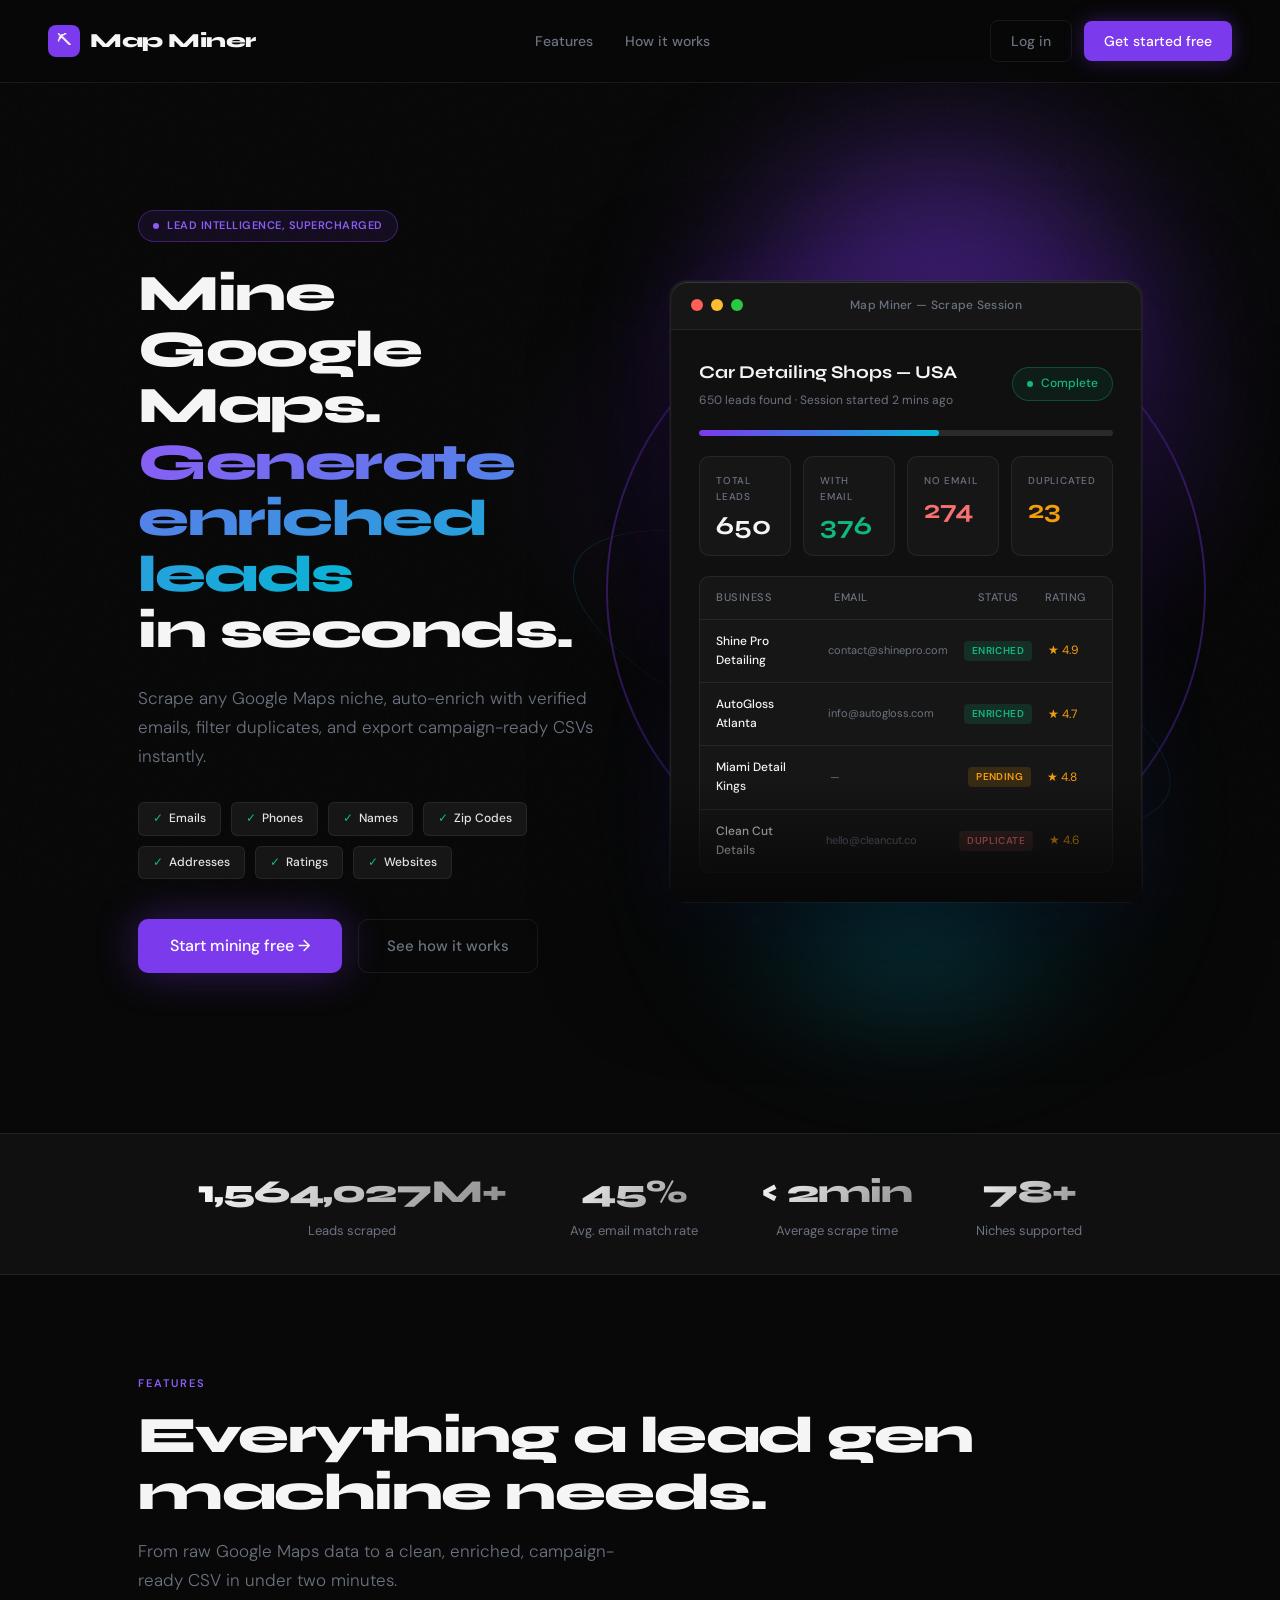
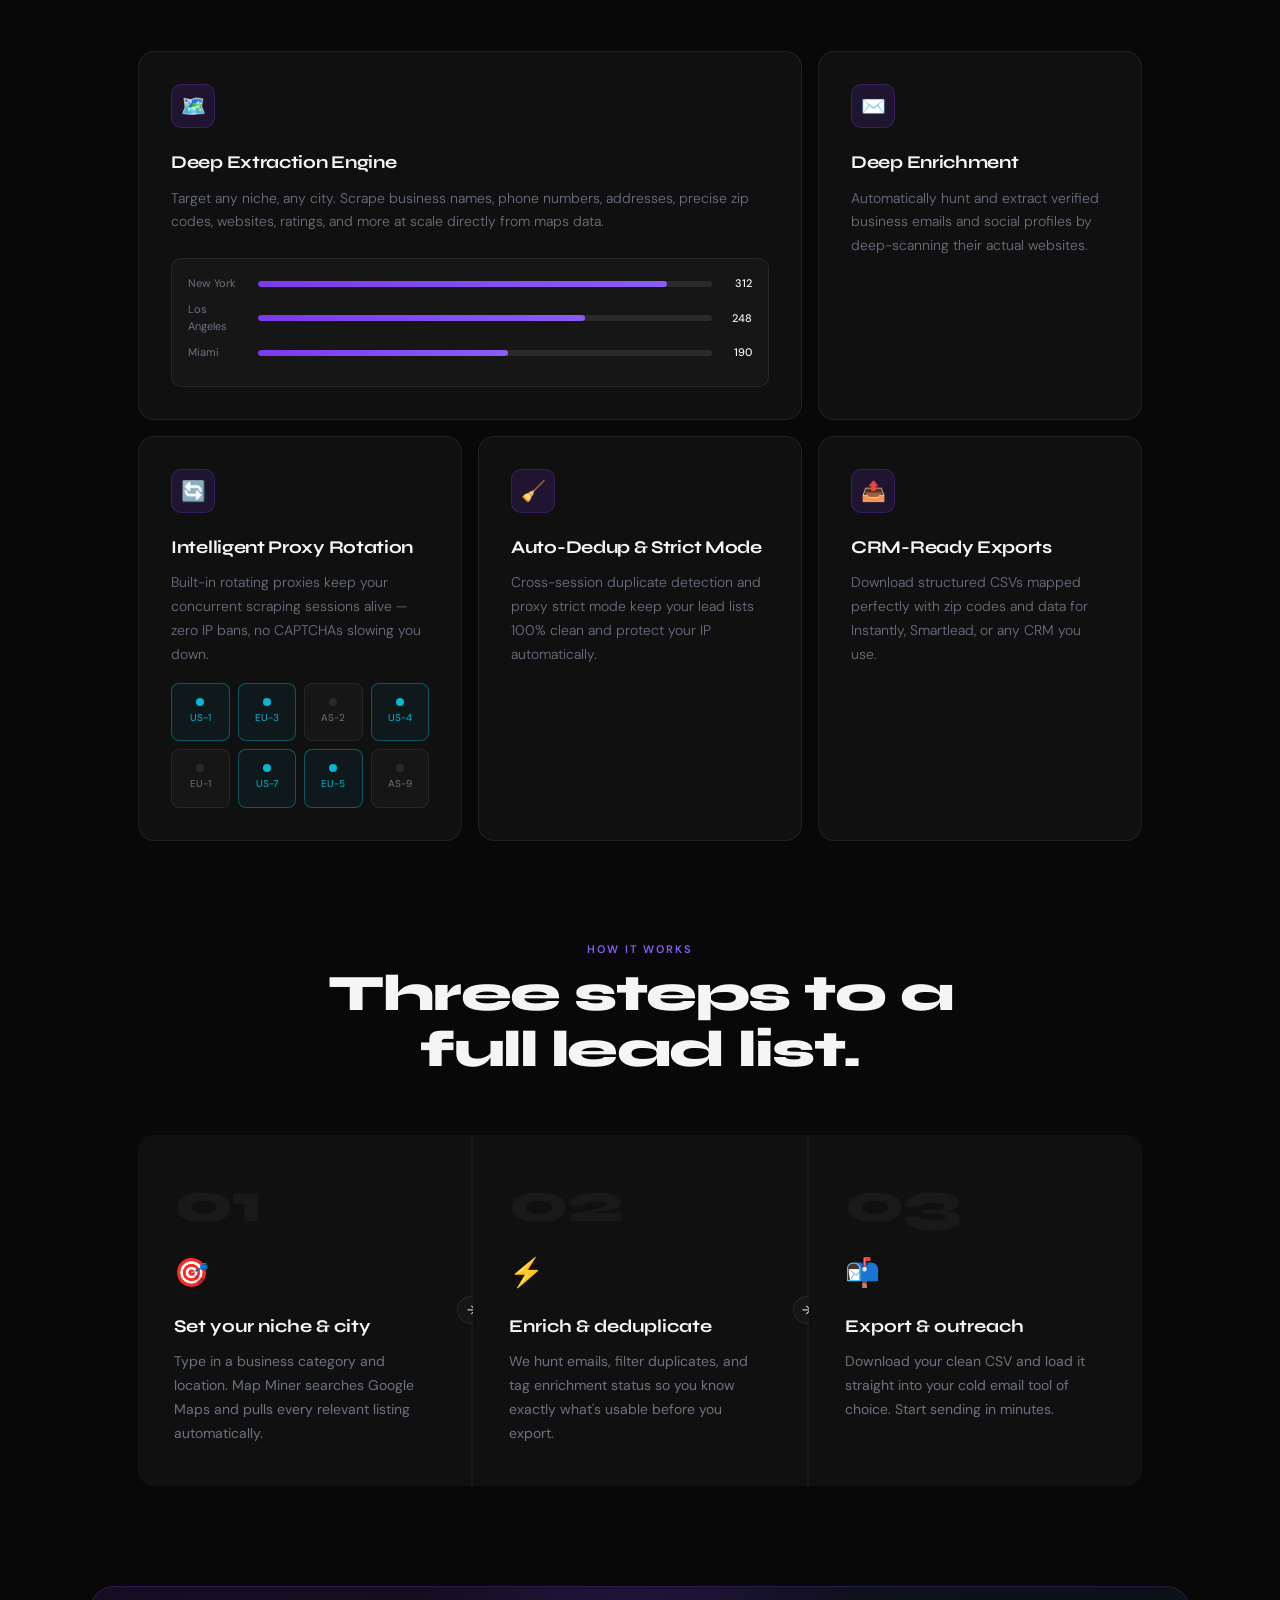
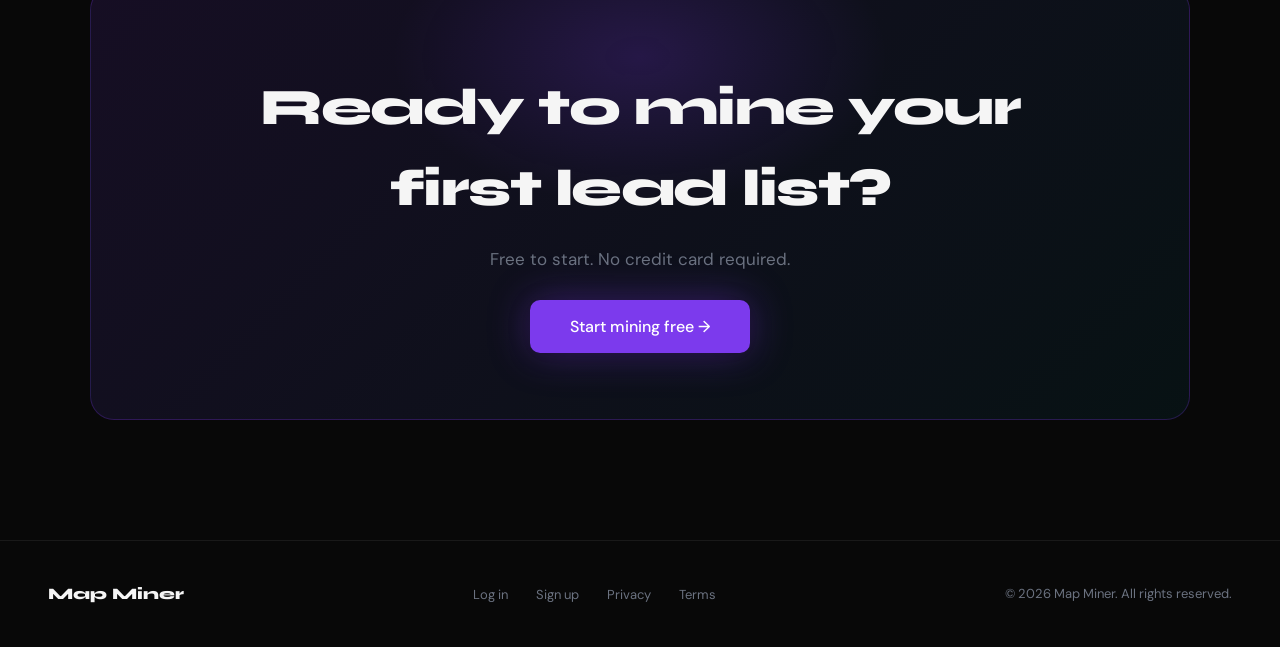
<file: landing.html>
<!DOCTYPE html>
<html lang="en">
<head>
  <meta charset="UTF-8" />
  <meta name="viewport" content="width=device-width, initial-scale=1.0" />
  <title>Map Miner — Lead Intelligence from Google Maps</title>
  <link rel="preconnect" href="https://fonts.googleapis.com" />
  <link rel="preconnect" href="https://fonts.gstatic.com" crossorigin />
  <link href="https://fonts.googleapis.com/css2?family=Syne:wght@400;600;700;800&family=DM+Sans:wght@300;400;500&display=swap" rel="stylesheet" />
  <style>
    *, *::before, *::after { box-sizing: border-box; margin: 0; padding: 0; }

    :root {
      --bg: #080808;
      --surface: #101010;
      --surface2: #161616;
      --border: rgba(255,255,255,0.07);
      --violet: #7c3aed;
      --violet-bright: #8b5cf6;
      --violet-glow: rgba(124, 58, 237, 0.35);
      --cyan: #06b6d4;
      --green: #10b981;
      --red: #f87171;
      --amber: #f59e0b;
      --text: #f5f5f5;
      --muted: #6b7280;
      --subtle: #2a2a2a;
    }

    html { scroll-behavior: smooth; }

    body {
      background: var(--bg);
      color: var(--text);
      font-family: 'DM Sans', sans-serif;
      font-size: 16px;
      line-height: 1.6;
      overflow-x: hidden;
    }

    /* ── NOISE OVERLAY ── */
    body::before {
      content: '';
      position: fixed;
      inset: 0;
      background-image: url("data:image/svg+xml,%3Csvg viewBox='0 0 256 256' xmlns='http://www.w3.org/2000/svg'%3E%3Cfilter id='noise'%3E%3CfeTurbulence type='fractalNoise' baseFrequency='0.9' numOctaves='4' stitchTiles='stitch'/%3E%3C/filter%3E%3Crect width='100%25' height='100%25' filter='url(%23noise)' opacity='0.03'/%3E%3C/svg%3E");
      pointer-events: none;
      z-index: 0;
      opacity: 0.4;
    }

    /* ── NAV ── */
    nav {
      position: fixed;
      top: 0; left: 0; right: 0;
      z-index: 100;
      display: flex;
      align-items: center;
      justify-content: space-between;
      padding: 20px 48px;
      background: rgba(8, 8, 8, 0.8);
      backdrop-filter: blur(20px);
      border-bottom: 1px solid var(--border);
    }

    .nav-logo {
      font-family: 'Syne', sans-serif;
      font-weight: 800;
      font-size: 20px;
      letter-spacing: -0.5px;
      color: var(--text);
      text-decoration: none;
      display: flex;
      align-items: center;
      gap: 10px;
    }

    .nav-logo .logo-mark {
      width: 32px; height: 32px;
      background: var(--violet);
      border-radius: 8px;
      display: flex; align-items: center; justify-content: center;
      font-size: 14px;
    }

    /* LOGO PLACEHOLDER — replace .logo-mark content with <img src="logo.png"> when ready */

    .nav-links {
      display: flex;
      align-items: center;
      gap: 32px;
      list-style: none;
    }

    .nav-links a {
      color: var(--muted);
      text-decoration: none;
      font-size: 14px;
      font-weight: 500;
      transition: color 0.2s;
    }

    .nav-links a:hover { color: var(--text); }

    .nav-cta {
      display: flex;
      align-items: center;
      gap: 12px;
    }

    .btn-ghost {
      padding: 9px 20px;
      border: 1px solid var(--border);
      border-radius: 8px;
      background: transparent;
      color: var(--muted);
      font-size: 14px;
      font-weight: 500;
      cursor: pointer;
      text-decoration: none;
      transition: all 0.2s;
      font-family: 'DM Sans', sans-serif;
    }

    .btn-ghost:hover {
      border-color: rgba(255,255,255,0.2);
      color: var(--text);
    }

    .btn-primary {
      padding: 9px 20px;
      background: var(--violet);
      border: none;
      border-radius: 8px;
      color: #fff;
      font-size: 14px;
      font-weight: 500;
      cursor: pointer;
      text-decoration: none;
      font-family: 'DM Sans', sans-serif;
      transition: all 0.2s;
      box-shadow: 0 0 20px var(--violet-glow);
    }

    .btn-primary:hover {
      background: var(--violet-bright);
      box-shadow: 0 0 32px rgba(139, 92, 246, 0.5);
      transform: translateY(-1px);
    }

    /* ── 3D HERO SHAPES ── */
    .orb {
      position: absolute;
      border-radius: 50%;
      filter: blur(80px);
      z-index: 0;
      opacity: 0.5;
      animation: float 10s ease-in-out infinite;
    }
    .orb-1 { width: 400px; height: 400px; background: var(--violet); top: -100px; right: -100px; animation-delay: 0s; }
    .orb-2 { width: 300px; height: 300px; background: var(--cyan); bottom: 10%; left: -50px; animation-delay: -5s; }
    
    .hero-ring {
      position: absolute;
      width: 600px;
      height: 600px;
      border: 2px solid rgba(124, 58, 237, 0.4);
      border-radius: 50%;
      top: 50%;
      left: 50%;
      transform-style: preserve-3d;
      animation: spinRing 20s linear infinite;
      z-index: 0;
      pointer-events: none;
    }
    
    .hero-ring::before {
      content: '';
      position: absolute;
      inset: -20px;
      border: 1px solid rgba(6, 182, 212, 0.2);
      border-radius: 50%;
      transform: rotateX(70deg) rotateY(20deg) translateZ(-100px);
    }

    @keyframes spinRing {
      0% { transform: translate(-50%, -50%) rotateX(60deg) rotateZ(0deg); }
      100% { transform: translate(-50%, -50%) rotateX(60deg) rotateZ(360deg); }
    }

    @keyframes float {
      0%, 100% { transform: translate(0, 0); }
      50% { transform: translate(30px, -50px); }
    }

    /* ── HERO ── */
    .hero-wrap {
      max-width: 1300px;
      margin: 0 auto;
      padding: 110px 48px 60px;
      position: relative;
    }

    .hero {
      position: relative;
      display: grid;
      grid-template-columns: 1fr 1fr;
      align-items: center;
      gap: 60px;
    }

    /* Radial glow bg */
    .hero-wrap::after {
      content: '';
      position: absolute;
      top: 20%;
      right: 0;
      width: 800px;
      height: 500px;
      background: radial-gradient(ellipse at center, rgba(124,58,237,0.15) 0%, transparent 70%);
      pointer-events: none;
      z-index: -1;
    }

    .hero-content {
      display: flex;
      flex-direction: column;
      align-items: flex-start;
      text-align: left;
      z-index: 10;
    }

    .hero-badge {
      display: inline-flex;
      align-items: center;
      gap: 8px;
      padding: 6px 14px;
      border: 1px solid rgba(124,58,237,0.4);
      border-radius: 100px;
      background: rgba(124,58,237,0.1);
      font-size: 11px;
      font-weight: 600;
      color: var(--violet-bright);
      margin-bottom: 24px;
      letter-spacing: 0.5px;
      text-transform: uppercase;
      opacity: 0;
      animation: fadeUp 0.6s 0.2s forwards;
    }

    .hero-badge .dot {
      width: 6px; height: 6px;
      background: var(--violet-bright);
      border-radius: 50%;
      animation: pulse 2s infinite;
    }

    @keyframes pulse {
      0%, 100% { opacity: 1; transform: scale(1); }
      50% { opacity: 0.5; transform: scale(0.8); }
    }

    h1 {
      font-family: 'Syne', sans-serif;
      font-weight: 800;
      font-size: clamp(36px, 4vw, 56px);
      line-height: 1.1;
      letter-spacing: -1.5px;
      max-width: 600px;
      margin-bottom: 24px;
      opacity: 0;
      animation: fadeUp 0.7s 0.35s forwards;
    }

    h1 .accent {
      background: linear-gradient(135deg, var(--violet-bright), var(--cyan));
      -webkit-background-clip: text;
      -webkit-text-fill-color: transparent;
      background-clip: text;
    }

    .hero-sub {
      font-size: 17px;
      color: var(--muted);
      max-width: 520px;
      line-height: 1.7;
      margin-bottom: 32px;
      font-weight: 300;
      opacity: 0;
      animation: fadeUp 0.7s 0.5s forwards;
    }
    
    .extracted-data-list {
      display: flex;
      flex-wrap: wrap;
      gap: 10px;
      margin-bottom: 40px;
      opacity: 0;
      animation: fadeUp 0.7s 0.6s forwards;
    }

    .extract-pill {
      display: inline-flex;
      align-items: center;
      gap: 6px;
      padding: 6px 14px;
      border-radius: 6px;
      background: var(--surface2);
      border: 1px solid var(--border);
      font-size: 12px;
      color: #e5e5e5;
      font-weight: 500;
      transition: all 0.2s;
    }
    
    .extract-pill .check { color: var(--green); }

    .hero-actions {
      display: flex;
      align-items: center;
      gap: 16px;
      opacity: 0;
      animation: fadeUp 0.7s 0.7s forwards;
    }
    
    .hero-right {
      position: relative;
      width: 100%;
      height: 100%;
      display: flex;
      justify-content: flex-end;
      align-items: center;
    }

    .btn-hero {
      padding: 14px 32px;
      background: var(--violet);
      border: none;
      border-radius: 10px;
      color: #fff;
      font-size: 16px;
      font-weight: 500;
      font-family: 'DM Sans', sans-serif;
      cursor: pointer;
      text-decoration: none;
      transition: all 0.25s;
      box-shadow: 0 0 40px rgba(124, 58, 237, 0.4), 0 4px 20px rgba(0,0,0,0.4);
    }

    .btn-hero:hover {
      background: var(--violet-bright);
      box-shadow: 0 0 60px rgba(139, 92, 246, 0.55), 0 8px 32px rgba(0,0,0,0.4);
      transform: translateY(-2px);
    }

    .btn-hero-outline {
      padding: 14px 28px;
      border: 1px solid var(--border);
      border-radius: 10px;
      color: var(--muted);
      background: transparent;
      font-size: 15px;
      font-weight: 500;
      font-family: 'DM Sans', sans-serif;
      cursor: pointer;
      text-decoration: none;
      transition: all 0.2s;
    }

    .btn-hero-outline:hover {
      color: var(--text);
      border-color: rgba(255,255,255,0.2);
    }

    /* ── HERO MOCKUP ── */
    .hero-mockup {
      width: 100%;
      max-width: 900px;
      opacity: 0;
      animation: fadeUp 0.9s 0.8s forwards;
      position: relative;
      perspective: 1500px; /* For 3D Tilt */
    }
    
    .mockup-floater {
      animation: floatMockup 6s ease-in-out infinite alternate;
      transform-style: preserve-3d;
    }
    
    @keyframes floatMockup {
      0% { transform: translateY(0px) rotateX(2deg) rotateY(-1deg); }
      100% { transform: translateY(-15px) rotateX(-2deg) rotateY(1deg); }
    }

    .mockup-frame {
      background: var(--surface);
      border: 1px solid var(--border);
      border-radius: 16px;
      overflow: hidden;
      box-shadow:
        0 0 0 1px rgba(255,255,255,0.04),
        0 40px 120px rgba(0,0,0,0.8),
        0 0 80px rgba(124, 58, 237, 0.12);
      transform-style: preserve-3d;
      transition: transform 0.1s ease-out;
      transform: rotateX(0) rotateY(0);
      position: relative;
    }

    /* Enhance Glassmorphism */
    .mockup-frame::after {
      content: '';
      position: absolute;
      inset: 0;
      border-radius: 16px;
      box-shadow: inset 0 1px 1px rgba(255, 255, 255, 0.15);
      pointer-events: none;
    }

    .mockup-bar {
      background: var(--surface2);
      border-bottom: 1px solid var(--border);
      padding: 14px 20px;
      display: flex;
      align-items: center;
      gap: 8px;
    }

    .dot-red { width: 12px; height: 12px; border-radius: 50%; background: #ff5f57; }
    .dot-yellow { width: 12px; height: 12px; border-radius: 50%; background: #febc2e; }
    .dot-green { width: 12px; height: 12px; border-radius: 50%; background: #28c840; }

    .mockup-bar-title {
      margin-left: auto;
      margin-right: auto;
      font-size: 12px;
      color: var(--muted);
      font-weight: 500;
      letter-spacing: 0.3px;
    }

    .mockup-body {
      padding: 28px;
      display: flex;
      flex-direction: column;
      gap: 20px;
    }

    .mockup-header-row {
      display: flex;
      align-items: center;
      justify-content: space-between;
    }

    .mockup-title-block h3 {
      font-family: 'Syne', sans-serif;
      font-weight: 700;
      font-size: 18px;
      margin-bottom: 4px;
    }

    .mockup-title-block p {
      font-size: 12px;
      color: var(--muted);
    }

    .mockup-status {
      display: flex;
      align-items: center;
      gap: 8px;
      padding: 6px 14px;
      border-radius: 100px;
      border: 1px solid rgba(16,185,129,0.3);
      background: rgba(16,185,129,0.08);
      font-size: 12px;
      color: var(--green);
      font-weight: 500;
    }

    .mockup-status .live-dot {
      width: 6px; height: 6px;
      border-radius: 50%;
      background: var(--green);
      animation: pulse 1.5s infinite;
    }

    /* Progress bar */
    .mockup-progress-wrap {
      background: var(--subtle);
      border-radius: 100px;
      height: 6px;
      overflow: hidden;
    }

    .mockup-progress-bar {
      height: 100%;
      background: linear-gradient(90deg, var(--violet), var(--cyan));
      border-radius: 100px;
      width: 58%;
      animation: progressGrow 2s 1.5s ease-out forwards;
      transform-origin: left;
    }

    @keyframes progressGrow {
      from { width: 0; }
      to { width: 58%; }
    }

    /* Stats grid */
    .mockup-stats {
      display: grid;
      grid-template-columns: repeat(4, 1fr);
      gap: 12px;
    }

    .stat-card {
      background: var(--surface2);
      border: 1px solid var(--border);
      border-radius: 10px;
      padding: 16px;
    }

    .stat-label {
      font-size: 10px;
      text-transform: uppercase;
      letter-spacing: 0.8px;
      color: var(--muted);
      margin-bottom: 8px;
      font-weight: 500;
    }

    .stat-value {
      font-family: 'Syne', sans-serif;
      font-size: 26px;
      font-weight: 700;
      line-height: 1;
    }

    .stat-value.green { color: var(--green); }
    .stat-value.red { color: var(--red); }
    .stat-value.amber { color: var(--amber); }

    /* Table rows */
    .mockup-table {
      background: var(--surface2);
      border: 1px solid var(--border);
      border-radius: 10px;
      overflow: hidden;
    }

    .table-row {
      display: grid;
      grid-template-columns: 2fr 2.5fr 1fr 1fr;
      gap: 16px;
      padding: 12px 16px;
      border-bottom: 1px solid var(--border);
      font-size: 12px;
      align-items: center;
    }

    .table-row.header {
      color: var(--muted);
      font-weight: 500;
      font-size: 11px;
      text-transform: uppercase;
      letter-spacing: 0.5px;
    }

    .table-row:last-child { border-bottom: none; }

    .row-name { font-weight: 500; color: var(--text); }
    .row-email { color: var(--muted); font-size: 11px; }

    .tag {
      display: inline-block;
      padding: 2px 8px;
      border-radius: 4px;
      font-size: 10px;
      font-weight: 600;
      text-transform: uppercase;
      letter-spacing: 0.4px;
    }
    .tag.enriched { background: rgba(16,185,129,0.15); color: var(--green); }
    .tag.pending { background: rgba(245,158,11,0.15); color: var(--amber); }
    .tag.dupe { background: rgba(248,113,113,0.15); color: var(--red); }

    /* Gradient fade at bottom of mockup */
    .mockup-fade {
      position: absolute;
      bottom: 0; left: 0; right: 0;
      height: 120px;
      background: linear-gradient(to top, var(--bg), transparent);
      border-radius: 0 0 16px 16px;
      pointer-events: none;
    }

    /* ── STATS BAR ── */
    .stats-bar {
      padding: 32px 48px;
      border-top: 1px solid var(--border);
      border-bottom: 1px solid var(--border);
      display: flex;
      align-items: center;
      justify-content: center;
      gap: 64px;
      background: var(--surface);
    }

    .stat-item {
      text-align: center;
      opacity: 0;
    }

    .stat-item.visible { animation: fadeUp 0.5s forwards; }

    .stat-num {
      font-family: 'Syne', sans-serif;
      font-size: 32px;
      font-weight: 800;
      letter-spacing: -1px;
      background: linear-gradient(135deg, #fff 0%, rgba(255,255,255,0.5) 100%);
      -webkit-background-clip: text;
      -webkit-text-fill-color: transparent;
      background-clip: text;
    }

    .stat-desc {
      font-size: 13px;
      color: var(--muted);
      margin-top: 4px;
    }

    /* ── SECTIONS ── */
    section {
      padding: 100px 48px;
      max-width: 1100px;
      margin: 0 auto;
      position: relative;
    }

    .section-label {
      font-size: 11px;
      font-weight: 600;
      text-transform: uppercase;
      letter-spacing: 2px;
      color: var(--violet-bright);
      margin-bottom: 16px;
    }

    .section-title {
      font-family: 'Syne', sans-serif;
      font-size: clamp(32px, 4vw, 52px);
      font-weight: 800;
      letter-spacing: -1.5px;
      line-height: 1.1;
      margin-bottom: 16px;
    }

    .section-sub {
      color: var(--muted);
      font-size: 17px;
      max-width: 480px;
      line-height: 1.7;
      font-weight: 300;
    }

    /* ── BENTO GRID ── */
    .bento {
      display: grid;
      grid-template-columns: repeat(3, 1fr);
      grid-template-rows: auto auto;
      gap: 16px;
      margin-top: 56px;
    }

    .bento-card {
      background: var(--surface);
      border: 1px solid var(--border);
      border-radius: 16px;
      padding: 32px;
      position: relative;
      overflow: hidden;
      cursor: default;
      transition: border-color 0.3s, transform 0.3s;
      opacity: 0;
    }

    .bento-card.visible { animation: fadeUp 0.6s forwards; }

    .bento-card:hover {
      border-color: rgba(124, 58, 237, 0.35);
      transform: translateY(-3px);
    }

    .bento-card::before {
      content: '';
      position: absolute;
      inset: 0;
      background: radial-gradient(ellipse at top left, rgba(124,58,237,0.06) 0%, transparent 60%);
      opacity: 0;
      transition: opacity 0.3s;
    }

    .bento-card:hover::before { opacity: 1; }

    .bento-card.wide { grid-column: span 2; }
    .bento-card.tall { grid-row: span 2; }

    .bento-icon {
      width: 44px; height: 44px;
      background: rgba(124,58,237,0.15);
      border: 1px solid rgba(124,58,237,0.25);
      border-radius: 10px;
      display: flex; align-items: center; justify-content: center;
      font-size: 20px;
      margin-bottom: 20px;
    }

    .bento-card h3 {
      font-family: 'Syne', sans-serif;
      font-size: 18px;
      font-weight: 700;
      margin-bottom: 10px;
      letter-spacing: -0.3px;
    }

    .bento-card p {
      font-size: 14px;
      color: var(--muted);
      line-height: 1.7;
      font-weight: 300;
    }

    /* Inline mini-viz inside bento */
    .bento-viz {
      margin-top: 24px;
      background: var(--surface2);
      border-radius: 10px;
      padding: 16px;
      border: 1px solid var(--border);
    }

    .mini-bar-row {
      display: flex;
      align-items: center;
      gap: 10px;
      margin-bottom: 8px;
    }

    .mini-bar-label { font-size: 11px; color: var(--muted); width: 60px; flex-shrink: 0; }

    .mini-bar-track {
      flex: 1;
      height: 6px;
      background: var(--subtle);
      border-radius: 100px;
      overflow: hidden;
    }

    .mini-bar-fill {
      height: 100%;
      border-radius: 100px;
    }

    .mini-bar-val { font-size: 11px; color: var(--text); font-weight: 500; width: 30px; text-align: right; }

    /* Proxy grid */
    .proxy-grid {
      margin-top: 20px;
      display: grid;
      grid-template-columns: repeat(4, 1fr);
      gap: 8px;
    }

    .proxy-node {
      aspect-ratio: 1;
      background: var(--surface2);
      border: 1px solid var(--border);
      border-radius: 8px;
      display: flex;
      flex-direction: column;
      align-items: center;
      justify-content: center;
      font-size: 10px;
      color: var(--muted);
      gap: 4px;
      transition: all 0.3s;
    }

    .proxy-node.active {
      border-color: rgba(6,182,212,0.4);
      background: rgba(6,182,212,0.05);
      color: var(--cyan);
    }

    .proxy-dot {
      width: 8px; height: 8px;
      border-radius: 50%;
      background: var(--subtle);
    }

    .proxy-node.active .proxy-dot { background: var(--cyan); }

    /* ── HOW IT WORKS ── */
    .how-section {
      padding: 0 48px 100px;
      max-width: 1100px;
      margin: 0 auto;
    }

    .steps {
      display: grid;
      grid-template-columns: repeat(3, 1fr);
      gap: 2px;
      margin-top: 56px;
      background: var(--border);
      border-radius: 16px;
      overflow: hidden;
    }

    .step {
      background: var(--surface);
      padding: 40px 36px;
      position: relative;
      opacity: 0;
    }

    .step.visible { animation: fadeUp 0.5s forwards; }

    .step-num {
      font-family: 'Syne', sans-serif;
      font-size: 56px;
      font-weight: 800;
      color: rgba(255,255,255,0.04);
      line-height: 1;
      margin-bottom: 20px;
      letter-spacing: -2px;
    }

    .step-icon {
      font-size: 28px;
      margin-bottom: 16px;
    }

    .step h3 {
      font-family: 'Syne', sans-serif;
      font-size: 18px;
      font-weight: 700;
      margin-bottom: 10px;
    }

    .step p {
      font-size: 14px;
      color: var(--muted);
      line-height: 1.7;
    }

    .step-arrow {
      position: absolute;
      top: 50%;
      right: -14px;
      transform: translateY(-50%);
      width: 28px; height: 28px;
      background: var(--surface2);
      border: 1px solid var(--border);
      border-radius: 50%;
      display: flex; align-items: center; justify-content: center;
      font-size: 12px;
      z-index: 2;
    }

    /* ── CTA BLOCK ── */
    .cta-section {
      padding: 0 48px 120px;
    }

    .cta-block {
      max-width: 1100px;
      margin: 0 auto;
      background: linear-gradient(135deg, rgba(124,58,237,0.12) 0%, rgba(6,182,212,0.06) 100%);
      border: 1px solid rgba(124,58,237,0.25);
      border-radius: 24px;
      padding: 80px 64px;
      text-align: center;
      position: relative;
      overflow: hidden;
    }

    .cta-block::before {
      content: '';
      position: absolute;
      top: -80px; left: 50%;
      transform: translateX(-50%);
      width: 500px; height: 300px;
      background: radial-gradient(ellipse, rgba(124,58,237,0.2) 0%, transparent 70%);
    }

    .cta-block h2 {
      font-family: 'Syne', sans-serif;
      font-size: clamp(32px, 4vw, 52px);
      font-weight: 800;
      letter-spacing: -1.5px;
      margin-bottom: 16px;
      position: relative;
    }

    .cta-block p {
      color: var(--muted);
      font-size: 17px;
      margin-bottom: 40px;
      position: relative;
    }

    .cta-block .btn-hero { position: relative; font-size: 16px; padding: 16px 40px; }

    /* ── FOOTER ── */
    footer {
      border-top: 1px solid var(--border);
      padding: 40px 48px;
      display: flex;
      align-items: center;
      justify-content: space-between;
    }

    .footer-logo {
      font-family: 'Syne', sans-serif;
      font-weight: 800;
      font-size: 16px;
      color: var(--text);
    }

    .footer-links {
      display: flex;
      gap: 28px;
      list-style: none;
    }

    .footer-links a {
      font-size: 13px;
      color: var(--muted);
      text-decoration: none;
      transition: color 0.2s;
    }

    .footer-links a:hover { color: var(--text); }

    .footer-copy {
      font-size: 13px;
      color: var(--muted);
    }

    /* ── ANIMATIONS ── */
    @keyframes fadeUp {
      from { opacity: 0; transform: translateY(20px); }
      to { opacity: 1; transform: translateY(0); }
    }

    /* ── RESPONSIVE ── */
    @media (max-width: 1100px) {
      .hero {
        grid-template-columns: 1fr;
        text-align: center;
      }
      .hero-content {
        align-items: center;
        text-align: center;
      }
      .hero-right {
        justify-content: center;
      }
      .extracted-data-list {
        justify-content: center;
      }
    }
    @media (max-width: 900px) {
      nav { padding: 16px 24px; }
      .nav-links { display: none; }
      .hero-wrap { padding: 120px 24px 60px; }
      .hero { gap: 40px; min-height: auto; }
      section, .how-section, .cta-section { padding-left: 24px; padding-right: 24px; }
      .bento { grid-template-columns: 1fr; }
      .bento-card.wide { grid-column: span 1; }
      .steps { grid-template-columns: 1fr; }
      .mockup-stats { grid-template-columns: repeat(2, 1fr); }
      .table-row { grid-template-columns: 1fr 1fr; }
      .stats-bar { gap: 32px; flex-wrap: wrap; padding: 32px 24px; }
      footer { flex-direction: column; gap: 24px; text-align: center; }
    }
  </style>
</head>
<body>

  <!-- NAV -->
  <nav>
    <a href="#" class="nav-logo">
      <!-- LOGO PLACEHOLDER: replace .logo-mark with <img src="logo.svg" width="32" height="32"> -->
      <span class="logo-mark">⛏</span>
      Map Miner
    </a>
    <ul class="nav-links">
      <li><a href="#features">Features</a></li>
      <li><a href="#how">How it works</a></li>
    </ul>
    <div class="nav-cta">
      <a href="/login" class="btn-ghost">Log in</a>
      <a href="/signup" class="btn-primary">Get started free</a>
    </div>
  </nav>

  <!-- HERO -->
  <div class="hero-wrap">
  <section class="hero">
    
    <div class="hero-content">
      <div class="hero-badge">
        <span class="dot"></span>
        Lead intelligence, supercharged
      </div>

      <h1>Mine Google Maps.<br><span class="accent">Generate enriched leads</span><br>in seconds.</h1>

      <p class="hero-sub">
        Scrape any Google Maps niche, auto-enrich with verified emails, filter duplicates, and export campaign-ready CSVs instantly.
      </p>

      <div class="extracted-data-list">
        <span class="extract-pill"><span class="check">✓</span> Emails</span>
        <span class="extract-pill"><span class="check">✓</span> Phones</span>
        <span class="extract-pill"><span class="check">✓</span> Names</span>
        <span class="extract-pill"><span class="check">✓</span> Zip Codes</span>
        <span class="extract-pill"><span class="check">✓</span> Addresses</span>
        <span class="extract-pill"><span class="check">✓</span> Ratings</span>
        <span class="extract-pill"><span class="check">✓</span> Websites</span>
      </div>

      <div class="hero-actions">
        <a href="/signup" class="btn-hero">Start mining free →</a>
        <a href="#features" class="btn-hero-outline">See how it works</a>
      </div>
    </div> <!-- /hero-content -->

    <!-- STYLIZED APP MOCKUP & 3D RIGHT SIDE -->
    <div class="hero-right">
      <!-- 3D Hero BG Shapes -->
      <div class="hero-ring" style="top:50%; left:50%; margin-top:-300px; margin-left:-300px;"></div>
      <div class="orb orb-1" style="top:-50px; right:0;"></div>
      <div class="orb orb-2" style="bottom:0; left:20%;"></div>

      <div class="hero-mockup" style="margin: 0; right: 0;">
      <div class="mockup-floater">
        <div class="mockup-frame">
        <div class="mockup-bar">
          <span class="dot-red"></span>
          <span class="dot-yellow"></span>
          <span class="dot-green"></span>
          <span class="mockup-bar-title">Map Miner — Scrape Session</span>
        </div>
        <div class="mockup-body">
          <div class="mockup-header-row">
            <div class="mockup-title-block">
              <h3>Car Detailing Shops — USA</h3>
              <p>650 leads found · Session started 2 mins ago</p>
            </div>
            <div class="mockup-status">
              <span class="live-dot"></span>
              Complete
            </div>
          </div>
          <div class="mockup-progress-wrap">
            <div class="mockup-progress-bar"></div>
          </div>
          <div class="mockup-stats">
            <div class="stat-card">
              <div class="stat-label">Total Leads</div>
              <div class="stat-value">650</div>
            </div>
            <div class="stat-card">
              <div class="stat-label">With Email</div>
              <div class="stat-value green">376</div>
            </div>
            <div class="stat-card">
              <div class="stat-label">No Email</div>
              <div class="stat-value red">274</div>
            </div>
            <div class="stat-card">
              <div class="stat-label">Duplicated</div>
              <div class="stat-value amber">23</div>
            </div>
          </div>
          <div class="mockup-table">
            <div class="table-row header">
              <span>Business</span>
              <span>Email</span>
              <span>Status</span>
              <span>Rating</span>
            </div>
            <div class="table-row">
              <span class="row-name">Shine Pro Detailing</span>
              <span class="row-email">contact@shinepro.com</span>
              <span><span class="tag enriched">Enriched</span></span>
              <span style="color:var(--amber);font-size:12px;">★ 4.9</span>
            </div>
            <div class="table-row">
              <span class="row-name">AutoGloss Atlanta</span>
              <span class="row-email">info@autogloss.com</span>
              <span><span class="tag enriched">Enriched</span></span>
              <span style="color:var(--amber);font-size:12px;">★ 4.7</span>
            </div>
            <div class="table-row">
              <span class="row-name">Miami Detail Kings</span>
              <span class="row-email">—</span>
              <span><span class="tag pending">Pending</span></span>
              <span style="color:var(--amber);font-size:12px;">★ 4.8</span>
            </div>
            <div class="table-row">
              <span class="row-name">Clean Cut Details</span>
              <span class="row-email">hello@cleancut.co</span>
              <span><span class="tag dupe">Duplicate</span></span>
              <span style="color:var(--amber);font-size:12px;">★ 4.6</span>
            </div>
          </div>
        </div>
      </div>
      </div> <!-- /mockup-floater -->
      <div class="mockup-fade" style="border-radius:0;"></div>
      </div> <!-- /hero-mockup -->
    </div> <!-- /hero-right -->
  </section>
  </div> <!-- /hero-wrap -->

  <!-- STATS BAR -->
  <div class="stats-bar">
    <div class="stat-item">
      <div class="stat-num">2M+</div>
      <div class="stat-desc">Leads scraped</div>
    </div>
    <div class="stat-item" style="animation-delay:0.1s">
      <div class="stat-num">58%</div>
      <div class="stat-desc">Avg. email match rate</div>
    </div>
    <div class="stat-item" style="animation-delay:0.2s">
      <div class="stat-num">< 2min</div>
      <div class="stat-desc">Average scrape time</div>
    </div>
    <div class="stat-item" style="animation-delay:0.3s">
      <div class="stat-num">100+</div>
      <div class="stat-desc">Niches supported</div>
    </div>
  </div>

  <!-- FEATURES -->
  <section id="features">
    <div class="section-label">Features</div>
    <h2 class="section-title">Everything a lead gen<br>machine needs.</h2>
    <p class="section-sub">From raw Google Maps data to a clean, enriched, campaign-ready CSV in under two minutes.</p>

    <div class="bento">

      <!-- Card 1: Scraping -->
      <div class="bento-card wide">
        <div class="bento-icon">🗺️</div>
        <h3>Deep Extraction Engine</h3>
        <p>Target any niche, any city. Scrape business names, phone numbers, addresses, precise zip codes, websites, ratings, and more at scale directly from maps data.</p>
        <div class="bento-viz">
          <div class="mini-bar-row">
            <span class="mini-bar-label">New York</span>
            <div class="mini-bar-track"><div class="mini-bar-fill" style="width:90%;background:linear-gradient(90deg,var(--violet),var(--violet-bright));"></div></div>
            <span class="mini-bar-val">312</span>
          </div>
          <div class="mini-bar-row">
            <span class="mini-bar-label">Los Angeles</span>
            <div class="mini-bar-track"><div class="mini-bar-fill" style="width:72%;background:linear-gradient(90deg,var(--violet),var(--violet-bright));"></div></div>
            <span class="mini-bar-val">248</span>
          </div>
          <div class="mini-bar-row">
            <span class="mini-bar-label">Miami</span>
            <div class="mini-bar-track"><div class="mini-bar-fill" style="width:55%;background:linear-gradient(90deg,var(--violet),var(--violet-bright));"></div></div>
            <span class="mini-bar-val">190</span>
          </div>
        </div>
      </div>

      <!-- Card 2: Email Enrichment -->
      <div class="bento-card">
        <div class="bento-icon">✉️</div>
        <h3>Deep Enrichment</h3>
        <p>Automatically hunt and extract verified business emails and social profiles by deep-scanning their actual websites.</p>
      </div>

      <!-- Card 3: Proxy Rotation -->
      <div class="bento-card">
        <div class="bento-icon">🔄</div>
        <h3>Intelligent Proxy Rotation</h3>
        <p>Built-in rotating proxies keep your concurrent scraping sessions alive — zero IP bans, no CAPTCHAs slowing you down.</p>
        <div class="proxy-grid" style="margin-top:16px;">
          <div class="proxy-node active"><div class="proxy-dot"></div>US-1</div>
          <div class="proxy-node active"><div class="proxy-dot"></div>EU-3</div>
          <div class="proxy-node"><div class="proxy-dot"></div>AS-2</div>
          <div class="proxy-node active"><div class="proxy-dot"></div>US-4</div>
          <div class="proxy-node"><div class="proxy-dot"></div>EU-1</div>
          <div class="proxy-node active"><div class="proxy-dot"></div>US-7</div>
          <div class="proxy-node active"><div class="proxy-dot"></div>EU-5</div>
          <div class="proxy-node"><div class="proxy-dot"></div>AS-9</div>
        </div>
      </div>

      <!-- Card 4: Deduplication -->
      <div class="bento-card">
        <div class="bento-icon">🧹</div>
        <h3>Auto-Dedup & Strict Mode</h3>
        <p>Cross-session duplicate detection and proxy strict mode keep your lead lists 100% clean and protect your IP automatically.</p>
      </div>

      <!-- Card 5: Export -->
      <div class="bento-card">
        <div class="bento-icon">📤</div>
        <h3>CRM-Ready Exports</h3>
        <p>Download structured CSVs mapped perfectly with zip codes and data for Instantly, Smartlead, or any CRM you use.</p>
      </div>

    </div>
  </section>

  <!-- HOW IT WORKS -->
  <div class="how-section" id="how">
    <div style="text-align:center;margin-bottom:8px;" class="section-label">How it works</div>
    <h2 class="section-title" style="text-align:center;">Three steps to a<br>full lead list.</h2>

    <div class="steps">
      <div class="step">
        <div class="step-num">01</div>
        <div class="step-icon">🎯</div>
        <h3>Set your niche & city</h3>
        <p>Type in a business category and location. Map Miner searches Google Maps and pulls every relevant listing automatically.</p>
        <div class="step-arrow">→</div>
      </div>
      <div class="step" style="animation-delay:0.15s">
        <div class="step-num">02</div>
        <div class="step-icon">⚡</div>
        <h3>Enrich & deduplicate</h3>
        <p>We hunt emails, filter duplicates, and tag enrichment status so you know exactly what's usable before you export.</p>
        <div class="step-arrow">→</div>
      </div>
      <div class="step" style="animation-delay:0.3s">
        <div class="step-num">03</div>
        <div class="step-icon">📬</div>
        <h3>Export & outreach</h3>
        <p>Download your clean CSV and load it straight into your cold email tool of choice. Start sending in minutes.</p>
      </div>
    </div>
  </div>

  <!-- CTA -->
  <div class="cta-section">
    <div class="cta-block">
      <h2>Ready to mine your<br>first lead list?</h2>
      <p>Free to start. No credit card required.</p>
      <a href="/signup" class="btn-hero">Start mining free →</a>
    </div>
  </div>

  <!-- FOOTER -->
  <footer>
    <div class="footer-logo">Map Miner</div>
    <ul class="footer-links">
      <li><a href="/login">Log in</a></li>
      <li><a href="/signup">Sign up</a></li>
      <li><a href="#">Privacy</a></li>
      <li><a href="#">Terms</a></li>
    </ul>
    <div class="footer-copy">© 2026 Map Miner. All rights reserved.</div>
  </footer>

  <script type="module">
    import { createClient } from 'https://esm.sh/@insforge/sdk@latest';

    const insforge = createClient({
      baseUrl: 'https://4njfm5n4.us-east.insforge.app'
    });

    // Attach to Login buttons
    const loginBtns = document.querySelectorAll('.btn-ghost, .btn-primary, .btn-hero');
    loginBtns.forEach(btn => {
      btn.addEventListener('click', async (e) => {
        const text = btn.textContent.toLowerCase();
        if (text.includes('log in') || text.includes('get started') || text.includes('start mining')) {
          e.preventDefault();
          
          // Google OAuth flow
          await insforge.auth.signInWithOAuth({
            provider: 'google',
            redirectTo: window.location.origin + '/dashboard'
          });
        }
      });
    });

    // Check if user is already logged in
    const checkSession = async () => {
      const { data } = await insforge.auth.getCurrentSession();
      if (data?.session) {
        // Optional: redirect auto-logged-in users if they aren't trying to see the landing page
      }
    };
    checkSession();
  </script>

  <script>
    // Scroll-reveal
    const observer = new IntersectionObserver((entries) => {
      entries.forEach((entry, i) => {
        if (entry.isIntersecting) {
          entry.target.classList.add('visible');
          observer.unobserve(entry.target);
        }
      });
    }, { threshold: 0.12 });

    document.querySelectorAll('.bento-card, .step, .stat-item').forEach(el => observer.observe(el));

    // 3D Hero Mockup Tilt
    const heroMockup = document.querySelector('.hero-mockup');
    const mockupFrame = document.querySelector('.mockup-frame');
    if (heroMockup && mockupFrame) {
      document.addEventListener('mousemove', (e) => {
        // Only tilt if looking at the hero section
        const rect = heroMockup.getBoundingClientRect();
        if (rect.top < window.innerHeight && rect.bottom > 0) {
          const x = (window.innerWidth / 2 - e.pageX) / 40; // max ~25 deg
          const y = (window.innerHeight / 2 - e.pageY) / 40;
          mockupFrame.style.transform = `rotateY(${-x}deg) rotateX(${y}deg)`;
        }
      });
      // Reset when leaving window
      document.addEventListener('mouseleave', () => {
        mockupFrame.style.transform = `rotateY(0deg) rotateX(0deg)`;
      });
    }

    // Mouse-track glow on bento cards
    document.querySelectorAll('.bento-card').forEach(card => {
      card.addEventListener('mousemove', (e) => {
        const rect = card.getBoundingClientRect();
        const x = ((e.clientX - rect.left) / rect.width * 100).toFixed(1);
        const y = ((e.clientY - rect.top) / rect.height * 100).toFixed(1);
        card.style.setProperty('--mx', x + '%');
        card.style.setProperty('--my', y + '%');
        card.style.background = `radial-gradient(circle at ${x}% ${y}%, rgba(124,58,237,0.08) 0%, var(--surface) 60%)`;
      });
      card.addEventListener('mouseleave', () => {
        card.style.background = '';
      });
    });

    // Animate stats numbers
    function animateNum(el, target, suffix = '') {
      let start = 0;
      const dur = 1800;
      const step = (ts) => {
        if (!start) start = ts;
        const progress = Math.min((ts - start) / dur, 1);
        const ease = 1 - Math.pow(1 - progress, 3);
        el.textContent = Math.floor(ease * target).toLocaleString() + suffix;
        if (progress < 1) requestAnimationFrame(step);
      };
      requestAnimationFrame(step);
    }

    const statsObs = new IntersectionObserver((entries) => {
      entries.forEach(entry => {
        if (entry.isIntersecting) {
          const nums = entry.target.querySelectorAll('.stat-num');
          nums.forEach(n => {
            const txt = n.textContent.trim();
            if (txt === '2M+') { n.textContent = '0'; animateNum(n, 2000000, 'M+'); setTimeout(() => { n.textContent = '2M+'; }, 1850); }
            else if (txt === '58%') { n.textContent = '0%'; animateNum(n, 58, '%'); }
            else if (txt === '< 2min') {} // keep as is
            else if (txt === '100+') { n.textContent = '0'; animateNum(n, 100, '+'); }
          });
          statsObs.unobserve(entry.target);
        }
      });
    }, { threshold: 0.5 });

    const statsBar = document.querySelector('.stats-bar');
    if (statsBar) statsObs.observe(statsBar);
  </script>
</body>
</html>
</file>
